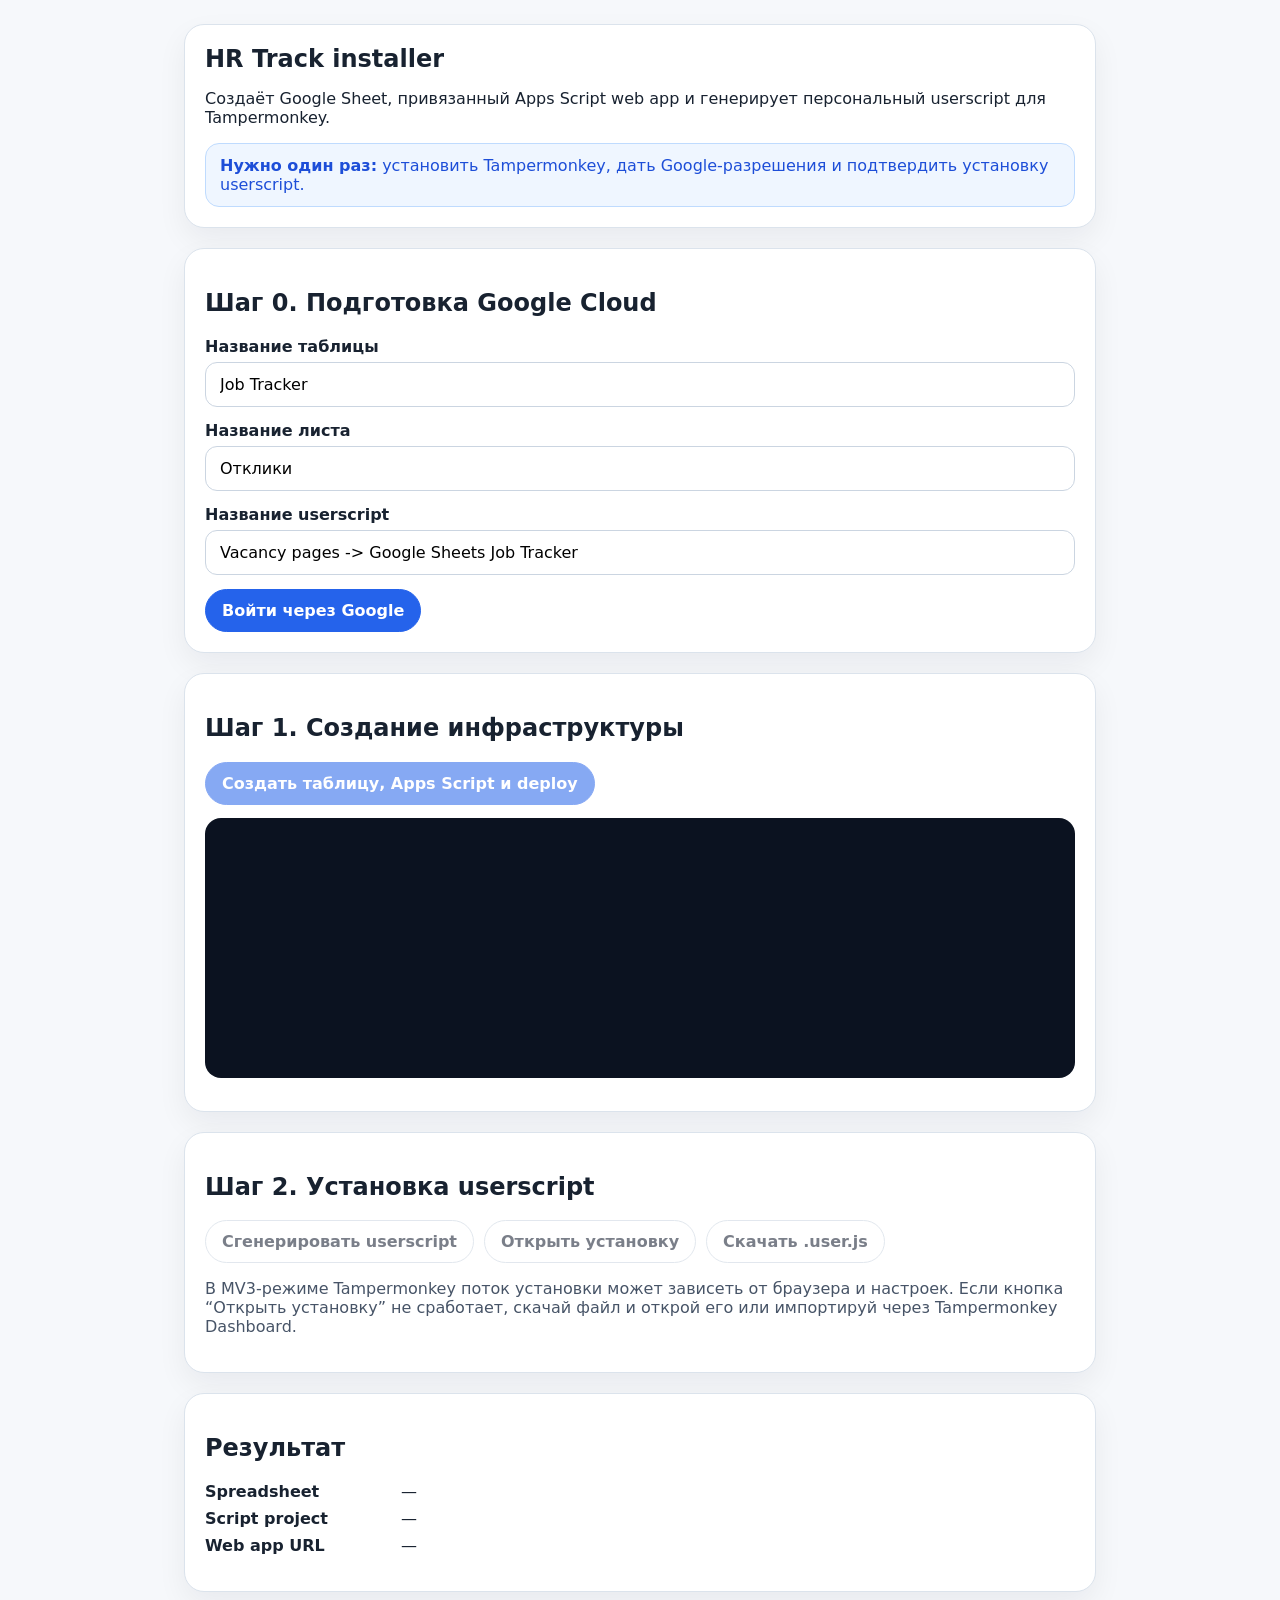
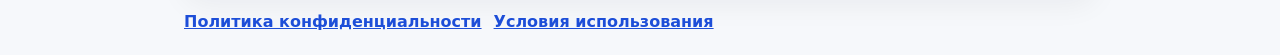
<file: docs/index.html>
<!doctype html>
<html lang="ru">
<head>
  <meta charset="utf-8" />
  <meta name="viewport" content="width=device-width,initial-scale=1" />
  <title>HR Track Setup</title>
  <link rel="stylesheet" href="./styles.css" />
  <script src="https://accounts.google.com/gsi/client" async defer></script>
</head>
<body>
  <main class="page">
    <section class="card hero">
      <h1>HR Track installer</h1>
      <p>Создаёт Google Sheet, привязанный Apps Script web app и генерирует персональный userscript для Tampermonkey.</p>
      <div class="notice">
        <strong>Нужно один раз:</strong> установить Tampermonkey, дать Google-разрешения и подтвердить установку userscript.
      </div>
    </section>

    <section class="card">
      <h2>Шаг 0. Подготовка Google Cloud</h2>
      <label class="field">
        <span>Название таблицы</span>
        <input id="spreadsheet-title" value="Job Tracker" />
      </label>
      <label class="field">
        <span>Название листа</span>
        <input id="sheet-name" value="Отклики" />
      </label>
      <label class="field">
        <span>Название userscript</span>
        <input id="script-name" value="Vacancy pages -> Google Sheets Job Tracker" />
      </label>
      <div class="buttons">
        <button id="authorize" type="button" class="primary">Войти через Google</button>
      </div>
    </section>

    <section class="card">
      <h2>Шаг 1. Создание инфраструктуры</h2>
      <div class="buttons">
        <button id="run-setup" type="button" class="primary" disabled>Создать таблицу, Apps Script и deploy</button>
      </div>
      <div id="script-api-access" class="notice warning" hidden>
        <strong>Нужно включить Apps Script API в аккаунте Google.</strong>
        <p>
          Открой настройки Apps Script под тем же Google-аккаунтом, включи тумблер
          <strong>Google Apps Script API</strong>, затем вернись сюда и продолжи.
        </p>
        <div class="buttons">
          <a class="buttonlike" href="https://script.google.com/home/usersettings" target="_blank" rel="noopener noreferrer">Открыть настройки Apps Script</a>
          <button id="continue-setup" type="button" class="primary" disabled>Я включил, продолжить</button>
        </div>
      </div>
      <div id="script-api-disable-reminder" class="notice reminder" hidden>
        <strong>Готово.</strong>
        Если включал доступ Apps Script API только для установки, после проверки web app можно
        <a href="https://script.google.com/home/usersettings" target="_blank" rel="noopener noreferrer">отключить его в настройках Apps Script</a>.
      </div>
      <pre id="log" class="log"></pre>
    </section>

    <section class="card">
      <h2>Шаг 2. Установка userscript</h2>
      <div class="buttons">
        <button id="generate-script" type="button" disabled>Сгенерировать userscript</button>
        <button id="open-install" type="button" disabled>Открыть установку</button>
        <a id="download-script" class="buttonlike" download="hr-track.user.js" aria-disabled="true">Скачать .user.js</a>
      </div>
      <p class="muted">
        В MV3-режиме Tampermonkey поток установки может зависеть от браузера и настроек. Если кнопка “Открыть установку” не сработает, скачай файл и открой его или импортируй через Tampermonkey Dashboard.
      </p>
    </section>

    <section class="card">
      <h2>Результат</h2>
      <dl class="results">
        <dt>Spreadsheet</dt><dd id="result-sheet">—</dd>
        <dt>Script project</dt><dd id="result-script">—</dd>
        <dt>Web app URL</dt><dd id="result-webapp">—</dd>
      </dl>
    </section>

    <footer class="site-footer">
      <a href="./privacy.html">Политика конфиденциальности</a>
      <a href="./terms.html">Условия использования</a>
    </footer>
  </main>

  <script type="module" src="./app.js"></script>
</body>
</html>
</file>
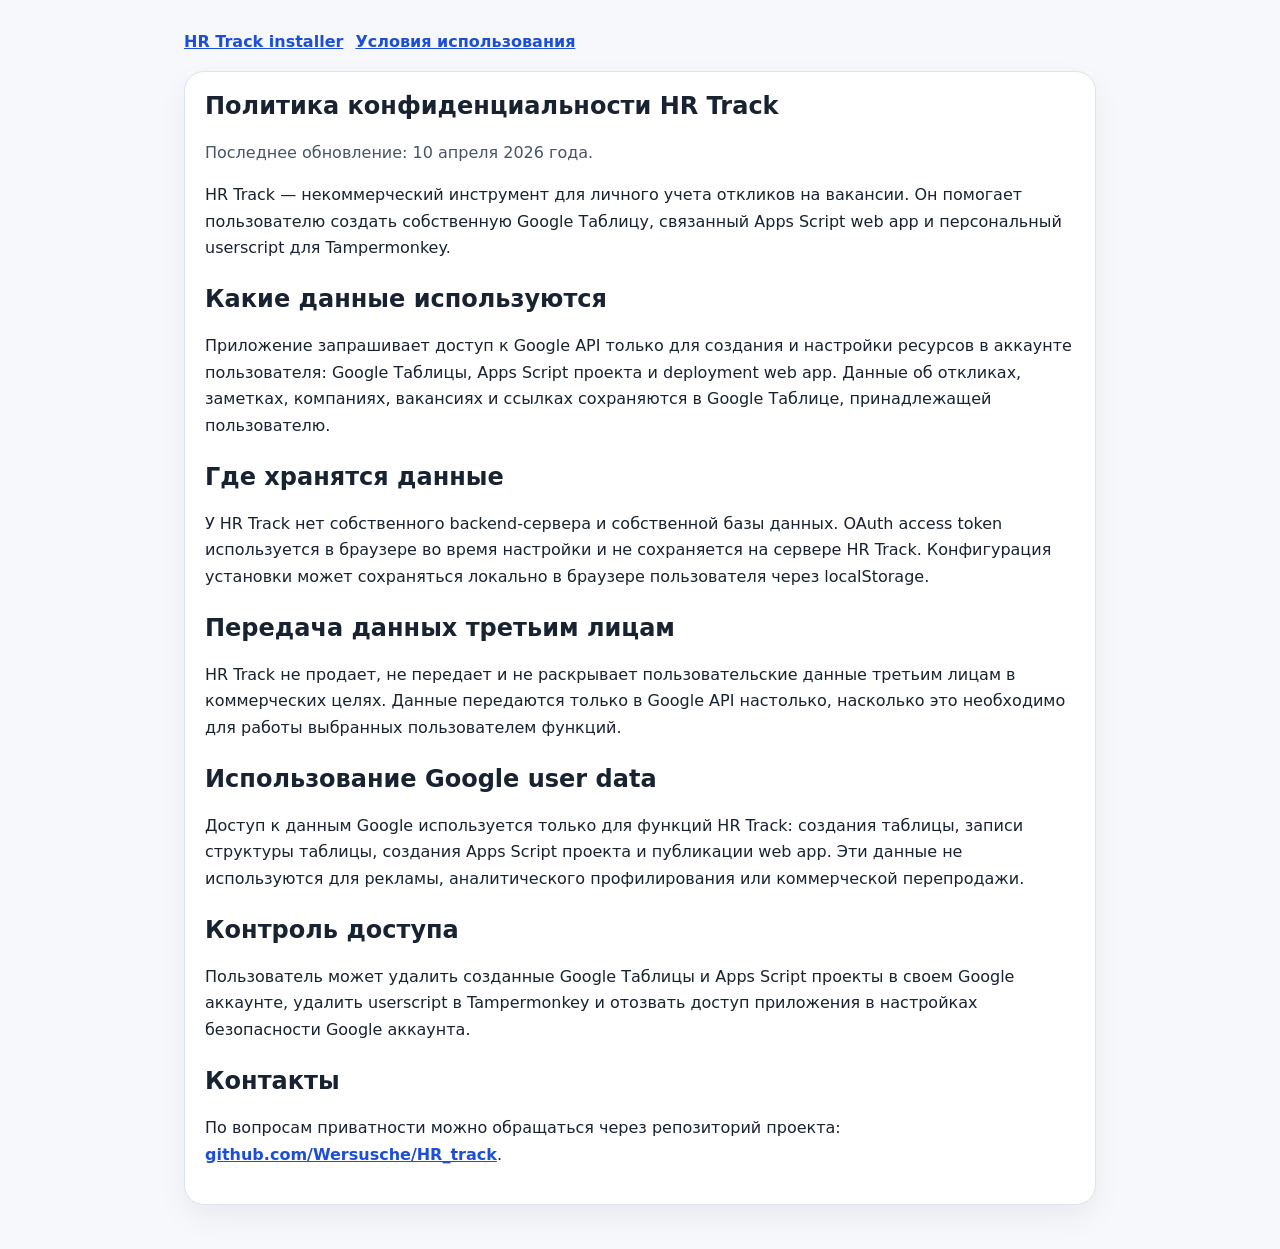
<file: docs/privacy.html>
<!doctype html>
<html lang="ru">
<head>
  <meta charset="utf-8" />
  <meta name="viewport" content="width=device-width,initial-scale=1" />
  <title>Политика конфиденциальности | HR Track</title>
  <link rel="stylesheet" href="./styles.css" />
</head>
<body>
  <main class="page legal-page">
    <nav class="site-nav" aria-label="Навигация">
      <a href="./">HR Track installer</a>
      <a href="./terms.html">Условия использования</a>
    </nav>

    <article class="card legal-document">
      <h1>Политика конфиденциальности HR Track</h1>
      <p class="muted">Последнее обновление: 10 апреля 2026 года.</p>

      <p>
        HR Track — некоммерческий инструмент для личного учета откликов на вакансии.
        Он помогает пользователю создать собственную Google Таблицу, связанный Apps Script
        web app и персональный userscript для Tampermonkey.
      </p>

      <h2>Какие данные используются</h2>
      <p>
        Приложение запрашивает доступ к Google API только для создания и настройки ресурсов
        в аккаунте пользователя: Google Таблицы, Apps Script проекта и deployment web app.
        Данные об откликах, заметках, компаниях, вакансиях и ссылках сохраняются в Google
        Таблице, принадлежащей пользователю.
      </p>

      <h2>Где хранятся данные</h2>
      <p>
        У HR Track нет собственного backend-сервера и собственной базы данных. OAuth access
        token используется в браузере во время настройки и не сохраняется на сервере HR Track.
        Конфигурация установки может сохраняться локально в браузере пользователя через
        localStorage.
      </p>

      <h2>Передача данных третьим лицам</h2>
      <p>
        HR Track не продает, не передает и не раскрывает пользовательские данные третьим лицам
        в коммерческих целях. Данные передаются только в Google API настолько, насколько это
        необходимо для работы выбранных пользователем функций.
      </p>

      <h2>Использование Google user data</h2>
      <p>
        Доступ к данным Google используется только для функций HR Track: создания таблицы,
        записи структуры таблицы, создания Apps Script проекта и публикации web app. Эти данные
        не используются для рекламы, аналитического профилирования или коммерческой перепродажи.
      </p>

      <h2>Контроль доступа</h2>
      <p>
        Пользователь может удалить созданные Google Таблицы и Apps Script проекты в своем
        Google аккаунте, удалить userscript в Tampermonkey и отозвать доступ приложения в
        настройках безопасности Google аккаунта.
      </p>

      <h2>Контакты</h2>
      <p>
        По вопросам приватности можно обращаться через репозиторий проекта:
        <a href="https://github.com/Wersusche/HR_track" rel="noopener noreferrer">github.com/Wersusche/HR_track</a>.
      </p>
    </article>
  </main>
</body>
</html>
</file>
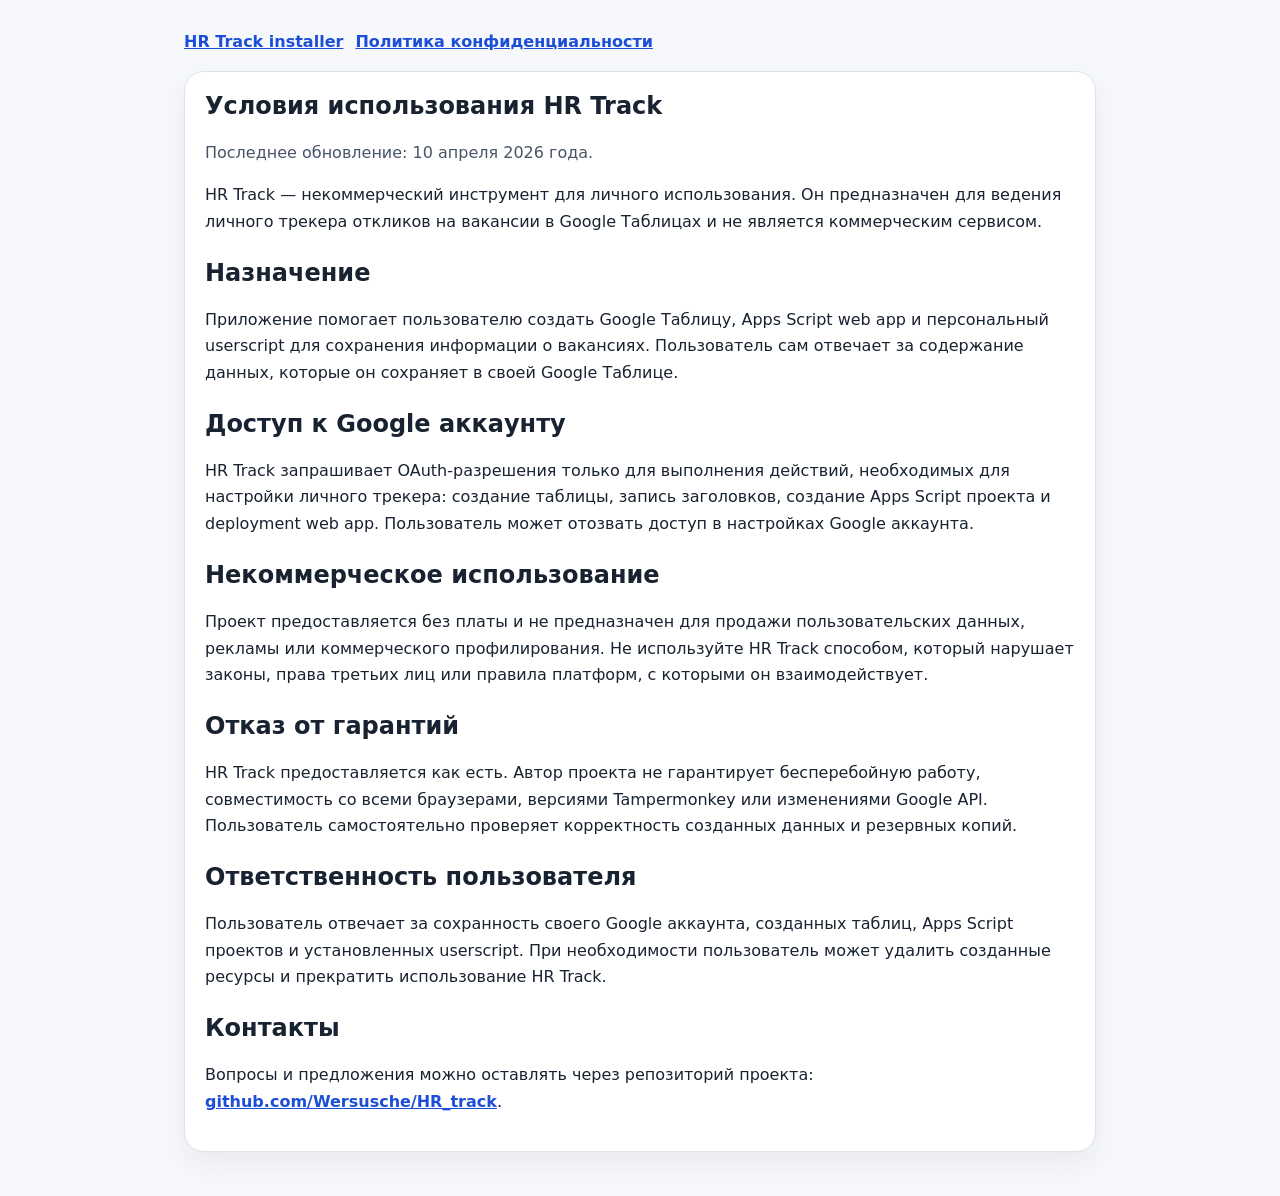
<file: docs/terms.html>
<!doctype html>
<html lang="ru">
<head>
  <meta charset="utf-8" />
  <meta name="viewport" content="width=device-width,initial-scale=1" />
  <title>Условия использования | HR Track</title>
  <link rel="stylesheet" href="./styles.css" />
</head>
<body>
  <main class="page legal-page">
    <nav class="site-nav" aria-label="Навигация">
      <a href="./">HR Track installer</a>
      <a href="./privacy.html">Политика конфиденциальности</a>
    </nav>

    <article class="card legal-document">
      <h1>Условия использования HR Track</h1>
      <p class="muted">Последнее обновление: 10 апреля 2026 года.</p>

      <p>
        HR Track — некоммерческий инструмент для личного использования. Он предназначен для
        ведения личного трекера откликов на вакансии в Google Таблицах и не является
        коммерческим сервисом.
      </p>

      <h2>Назначение</h2>
      <p>
        Приложение помогает пользователю создать Google Таблицу, Apps Script web app и
        персональный userscript для сохранения информации о вакансиях. Пользователь сам
        отвечает за содержание данных, которые он сохраняет в своей Google Таблице.
      </p>

      <h2>Доступ к Google аккаунту</h2>
      <p>
        HR Track запрашивает OAuth-разрешения только для выполнения действий, необходимых для
        настройки личного трекера: создание таблицы, запись заголовков, создание Apps Script
        проекта и deployment web app. Пользователь может отозвать доступ в настройках Google
        аккаунта.
      </p>

      <h2>Некоммерческое использование</h2>
      <p>
        Проект предоставляется без платы и не предназначен для продажи пользовательских данных,
        рекламы или коммерческого профилирования. Не используйте HR Track способом, который
        нарушает законы, права третьих лиц или правила платформ, с которыми он взаимодействует.
      </p>

      <h2>Отказ от гарантий</h2>
      <p>
        HR Track предоставляется как есть. Автор проекта не гарантирует бесперебойную работу,
        совместимость со всеми браузерами, версиями Tampermonkey или изменениями Google API.
        Пользователь самостоятельно проверяет корректность созданных данных и резервных копий.
      </p>

      <h2>Ответственность пользователя</h2>
      <p>
        Пользователь отвечает за сохранность своего Google аккаунта, созданных таблиц, Apps
        Script проектов и установленных userscript. При необходимости пользователь может удалить
        созданные ресурсы и прекратить использование HR Track.
      </p>

      <h2>Контакты</h2>
      <p>
        Вопросы и предложения можно оставлять через репозиторий проекта:
        <a href="https://github.com/Wersusche/HR_track" rel="noopener noreferrer">github.com/Wersusche/HR_track</a>.
      </p>
    </article>
  </main>
</body>
</html>
</file>
<file: docs/styles.css>
* { box-sizing: border-box; }
body {
  margin: 0;
  font-family: Inter, ui-sans-serif, system-ui, -apple-system, Segoe UI, Roboto, sans-serif;
  background: #f6f8fb;
  color: #182230;
}
.page {
  max-width: 960px;
  margin: 0 auto;
  padding: 24px;
}
.card {
  background: #fff;
  border: 1px solid #dbe3ec;
  border-radius: 20px;
  padding: 20px;
  margin-bottom: 20px;
  box-shadow: 0 12px 30px rgba(16, 24, 40, 0.06);
}
.hero h1 { margin-top: 0; margin-bottom: 8px; }
.notice {
  background: #eff6ff;
  border: 1px solid #bfdbfe;
  color: #1d4ed8;
  padding: 12px 14px;
  border-radius: 14px;
}
.notice.warning {
  margin-top: 14px;
  background: #fff7ed;
  border-color: #fdba74;
  color: #9a3412;
}
.notice.reminder {
  margin-top: 14px;
  background: #ecfdf5;
  border-color: #86efac;
  color: #166534;
}
.notice p {
  margin: 8px 0 0;
}
.field {
  display: block;
  margin: 14px 0;
}
.field span {
  display: block;
  margin-bottom: 6px;
  font-weight: 600;
}
.field input {
  width: 100%;
  padding: 12px 14px;
  border: 1px solid #cbd5e1;
  border-radius: 12px;
  font: inherit;
}
.buttons {
  display: flex;
  flex-wrap: wrap;
  gap: 10px;
  margin-top: 14px;
}
button, .buttonlike {
  appearance: none;
  border: 1px solid #cbd5e1;
  background: #fff;
  color: #0f172a;
  border-radius: 999px;
  padding: 11px 16px;
  font: inherit;
  font-weight: 700;
  text-decoration: none;
  cursor: pointer;
}
button.primary {
  background: #2563eb;
  border-color: #2563eb;
  color: #fff;
}
button:disabled, .buttonlike[aria-disabled="true"] {
  opacity: 0.55;
  cursor: not-allowed;
  pointer-events: none;
}
.log {
  min-height: 260px;
  overflow: auto;
  white-space: pre-wrap;
  background: #0b1220;
  color: #dde6f3;
  padding: 14px;
  border-radius: 16px;
}
.results {
  display: grid;
  grid-template-columns: 180px 1fr;
  gap: 8px 16px;
}
.results dt {
  font-weight: 700;
}
.results dd {
  margin: 0;
  word-break: break-all;
}
code {
  background: #eef2f7;
  padding: 2px 6px;
  border-radius: 6px;
}
.muted {
  color: #475467;
}
.site-footer,
.site-nav {
  display: flex;
  flex-wrap: wrap;
  gap: 12px;
  margin: 8px 0 0;
}
.site-nav {
  margin-bottom: 20px;
}
.site-footer a,
.site-nav a,
.legal-document a {
  color: #1d4ed8;
  font-weight: 700;
}
.legal-document h1 {
  margin-top: 0;
}
.legal-document h2 {
  margin-top: 24px;
}
.legal-document p {
  line-height: 1.65;
}
</file>
